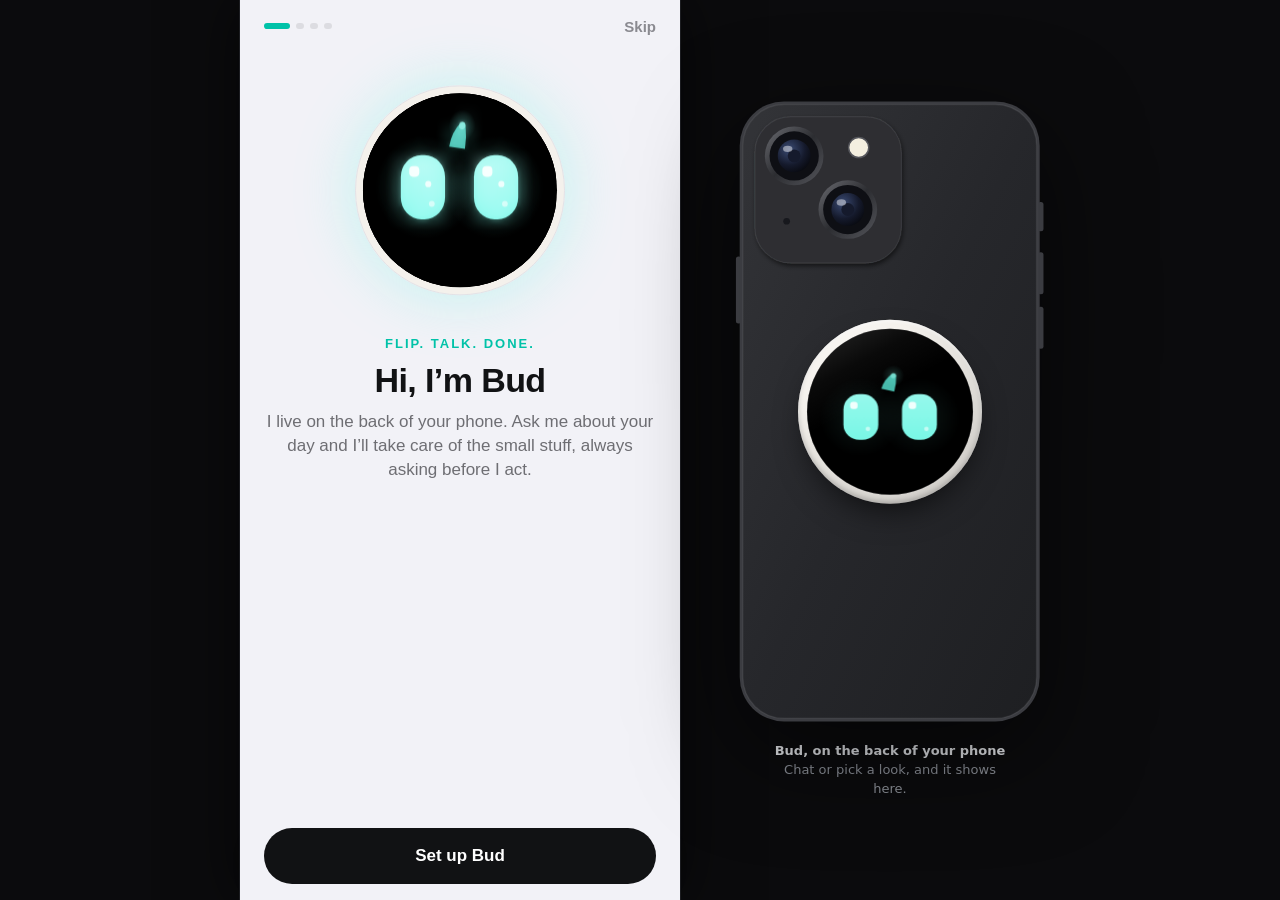
<file: app/index.html>
<!doctype html>
<html lang="en">
  <head>
    <meta charset="utf-8" />
    <meta httpEquiv="X-UA-Compatible" content="IE=edge" />
    <meta name="viewport" content="width=device-width, initial-scale=1, shrink-to-fit=no" />
    <title>Bud</title>
    <!-- The `react-native-web` recommended style reset: https://necolas.github.io/react-native-web/docs/setup/#root-element -->
    <style id="expo-reset">
      /* These styles make the body full-height */
      html,
      body {
        height: 100%;
      }
      /* These styles disable body scrolling if you are using <ScrollView> */
      body {
        overflow: hidden;
      }
      /* These styles make the root element full-height */
      #root {
        display: flex;
        height: 100%;
        flex: 1;
      }
    </style>
  <link rel="icon" href="/app/favicon.ico"/><meta name="description" content="Bud, the tiny AI agent on the back of your phone: talk to it, dress it up, find pieces around the world."><meta name="theme-color" content="#000000"><style>@media (min-width: 560px) { html, body { background: #0b0b0d; } #root { max-width: 440px; margin: 0 auto; box-shadow: 0 0 0 1px #1c1d21, 0 0 60px rgba(0,0,0,0.6); } }</style><link rel="stylesheet" href="/app/rig.css"></head>

  <body>
    <!-- Use static rendering with Expo Router to support running without JavaScript. -->
    <noscript> You need to enable JavaScript to run this app. </noscript>
    <!-- The root element for your Expo app. -->
    <div id="root"></div>
  <script src="/app/_expo/static/js/web/__expo-metro-runtime-8c088df87a31e4e6accd81c554ec290d.js" defer></script><script src="/app/_expo/static/js/web/__common-f950464133b0614bfdaf48464f9b4feb.js" defer></script><script src="/app/_expo/static/js/web/entry-85aec95d4b01ee8f2fce3886dbaf79e9.js" defer></script>
<aside id="bud-rig" aria-label="Bud on the back of a phone"><div class="rig-phone"><div class="rig-art" aria-hidden="true"></div><button class="rig-bud" type="button" aria-label="Bud. Tap to say hi"><span class="rig-glass"><span class="rig-screen"></span></span></button></div><p class="rig-say"><b>Bud, on the back of your phone</b>Chat or pick a look, and it shows here.</p></aside><script>window.BUD_LIB = ["/lib/core.js","/lib/themes.js","/lib/states/_kit.js","/lib/states/charging.js","/lib/states/cold.js","/lib/states/confused.js","/lib/states/dizzy.js","/lib/states/done.js","/lib/states/hello.js","/lib/states/hot.js","/lib/states/idle.js","/lib/states/listening.js","/lib/states/love.js","/lib/states/lowbattery.js","/lib/states/needsyou.js","/lib/states/privacy.js","/lib/states/recording.js","/lib/states/sleeping.js","/lib/states/speaking.js","/lib/states/thinking.js","/lib/states/wave.js","/lib/states/working.js","/lib/pose.js","/lib/fidgets.js","/lib/transitions.js","/lib/face.js","/lib/fx.js","/lib/ambients/bats.js","/lib/ambients/confetti.js","/lib/ambients/fireflies.js","/lib/ambients/notes.js","/lib/ambients/petals.js","/lib/ambients/rain.js","/lib/ambients/snow.js","/lib/ambients/sparkles.js","/lib/ambients/stars.js","/lib/accessories/_kit.js","/lib/accessories/face/divingGoggles.js","/lib/accessories/face/operaGlasses.js","/lib/accessories/face/roundGlasses.js","/lib/accessories/face/santaBeard.js","/lib/accessories/face/snorkelMask.js","/lib/accessories/face/srVisor.js","/lib/accessories/face/starGlasses.js","/lib/accessories/face/sunglasses.js","/lib/accessories/head/ballCap.js","/lib/accessories/head/beanie.js","/lib/accessories/head/beret.js","/lib/accessories/head/blossom.js","/lib/accessories/head/boater.js","/lib/accessories/head/bucketHat.js","/lib/accessories/head/bunnyEars.js","/lib/accessories/head/busby.js","/lib/accessories/head/catEars.js","/lib/accessories/head/cowboyHat.js","/lib/accessories/head/crown.js","/lib/accessories/head/edelweiss.js","/lib/accessories/head/gat.js","/lib/accessories/head/headphones.js","/lib/accessories/head/laurelWreath.js","/lib/accessories/head/newsboyCap.js","/lib/accessories/head/partyHat.js","/lib/accessories/head/pirateHat.js","/lib/accessories/head/rangerHat.js","/lib/accessories/head/santaHat.js","/lib/accessories/head/strawHat.js","/lib/accessories/head/tricornHat.js","/lib/accessories/head/umbrella.js","/lib/accessories/head/witch.js","/lib/accessories/item/acorn.js","/lib/accessories/item/bagel.js","/lib/accessories/item/balloon.js","/lib/accessories/item/banhMi.js","/lib/accessories/item/beachBall.js","/lib/accessories/item/beignet.js","/lib/accessories/item/bibimbap.js","/lib/accessories/item/blueberries.js","/lib/accessories/item/brush.js","/lib/accessories/item/bubbleTea.js","/lib/accessories/item/buchae.js","/lib/accessories/item/bungeoppang.js","/lib/accessories/item/bus.js","/lib/accessories/item/cableCar.js","/lib/accessories/item/cactus.js","/lib/accessories/item/cannoli.js","/lib/accessories/item/canoe.js","/lib/accessories/item/chai.js","/lib/accessories/item/cherryBranch.js","/lib/accessories/item/chowder.js","/lib/accessories/item/churro.js","/lib/accessories/item/clownfish.js","/lib/accessories/item/coffee.js","/lib/accessories/item/cottonCandy.js","/lib/accessories/item/croissant.js","/lib/accessories/item/custardTart.js","/lib/accessories/item/dango.js","/lib/accessories/item/deepDish.js","/lib/accessories/item/deer.js","/lib/accessories/item/dimSum.js","/lib/accessories/item/dolphin.js","/lib/accessories/item/duckling.js","/lib/accessories/item/eomuk.js","/lib/accessories/item/flamingo.js","/lib/accessories/item/gelato.js","/lib/accessories/item/giraffe.js","/lib/accessories/item/globes.js","/lib/accessories/item/goldenGate.js","/lib/accessories/item/guitar.js","/lib/accessories/item/gyeongjuBread.js","/lib/accessories/item/hallabong.js","/lib/accessories/item/hareubang.js","/lib/accessories/item/kimbap.js","/lib/accessories/item/koala.js","/lib/accessories/item/lantern.js","/lib/accessories/item/libertyBell.js","/lib/accessories/item/library.js","/lib/accessories/item/lighthouse.js","/lib/accessories/item/llama.js","/lib/accessories/item/lotus.js","/lib/accessories/item/loveLock.js","/lib/accessories/item/manatee.js","/lib/accessories/item/mapleSyrup.js","/lib/accessories/item/matcha.js","/lib/accessories/item/mintTea.js","/lib/accessories/item/mosaicLizard.js","/lib/accessories/item/onigiri.js","/lib/accessories/item/orchid.js","/lib/accessories/item/panda.js","/lib/accessories/item/paperBoat.js","/lib/accessories/item/penguin.js","/lib/accessories/item/pennants.js","/lib/accessories/item/pouch.js","/lib/accessories/item/present.js","/lib/accessories/item/pretzel.js","/lib/accessories/item/protea.js","/lib/accessories/item/puffin.js","/lib/accessories/item/pumpkin.js","/lib/accessories/item/ramyeon.js","/lib/accessories/item/rocket.js","/lib/accessories/item/sailboat.js","/lib/accessories/item/seaTurtle.js","/lib/accessories/item/showTicket.js","/lib/accessories/item/slideRule.js","/lib/accessories/item/spyglass.js","/lib/accessories/item/surfboard.js","/lib/accessories/item/swan.js","/lib/accessories/item/swimRing.js","/lib/accessories/item/taco.js","/lib/accessories/item/takoyaki.js","/lib/accessories/item/teacup.js","/lib/accessories/item/telescope.js","/lib/accessories/item/torch.js","/lib/accessories/item/tteokbokki.js","/lib/accessories/item/tulip.js","/lib/accessories/item/waffle.js","/lib/accessories/neck/bestBuds.js","/lib/accessories/neck/bowtie.js","/lib/accessories/neck/crimsonScarf.js","/lib/accessories/neck/lei.js","/lib/accessories/neck/norigae.js","/lib/accessories/neck/saekdong.js","/lib/accessories/neck/scarf.js","/lib/accessories/neck/schoolScarves.js","/lib/accessories/neck/tartanScarf.js","/lib/looks.js","/lib/characters/eyes.js","/lib/characters/skins.js","/lib/screen.js","/lib/phones.js"];</script><script src="/app/rig.js"></script></body>
</html>
</file>
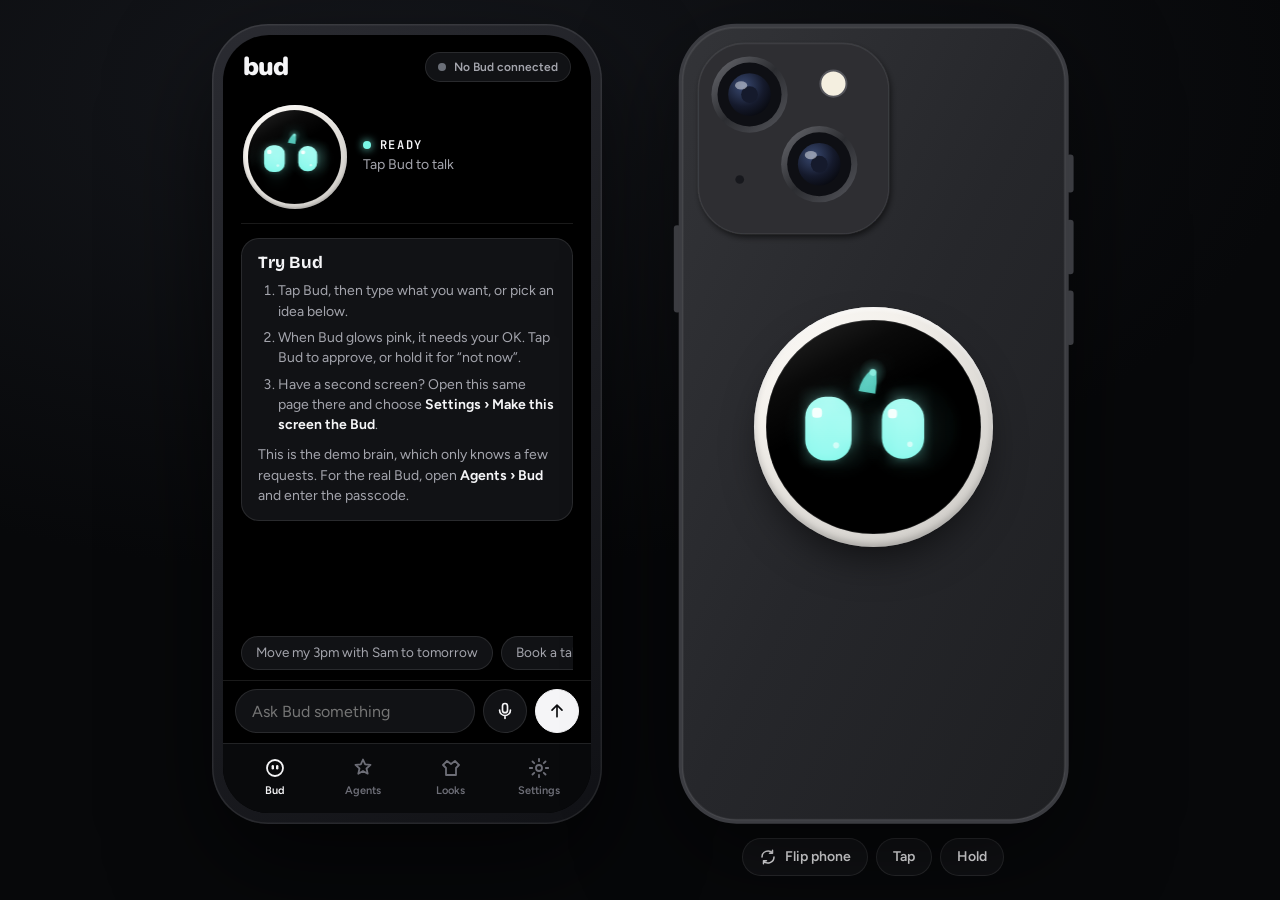
<file: classic/index.html>
<!doctype html>
<html lang="en">
<head>
<meta charset="utf-8">
<meta name="viewport" content="width=device-width, initial-scale=1, viewport-fit=cover">
<title>Bud</title>
<meta name="description" content="The Bud companion app prototype, with a Bud emulator.">
<meta name="theme-color" content="#000000">
<meta name="apple-mobile-web-app-capable" content="yes">
<meta name="mobile-web-app-capable" content="yes">
<meta name="apple-mobile-web-app-status-bar-style" content="black-translucent">
<meta name="apple-mobile-web-app-title" content="Bud">
<link rel="manifest" href="manifest.webmanifest">
<link rel="icon" href="icon.svg" type="image/svg+xml">
<link rel="apple-touch-icon" href="icon-180.png">
<link rel="preconnect" href="https://fonts.googleapis.com">
<link rel="preconnect" href="https://fonts.gstatic.com" crossorigin>
<link rel="stylesheet" href="https://fonts.googleapis.com/css2?family=Bricolage+Grotesque:opsz,wght@12..96,500..800&family=Figtree:wght@400..700&family=JetBrains+Mono:wght@500;600&family=Nunito:wght@800;900&display=swap">
<link rel="stylesheet" href="app.css">
</head>
<body>
<div class="studio" id="studio">
  <!-- ======================================================= the app -->
  <section class="phone" id="phone" aria-label="Bud app">
    <div class="app">
      <header class="bar">
        <span class="wordmark">bud</span>
        <button class="device-chip" id="deviceChip" type="button" data-go="settings"><span class="led"></span><span id="deviceText">No Bud connected</span></button>
      </header>

      <main class="pages">
        <!-- home -->
        <section class="page" id="page-home" aria-label="Home">
          <div class="home-top">
            <button class="bud bud-app" id="appBud" type="button" aria-label="Tap Bud to talk"><span class="bud-glass"><span class="bud-screen"></span></span></button>
            <div class="home-status">
              <p class="status" id="status"><span class="led"></span><span id="statusText">Ready</span></p>
              <p class="status-sub" id="statusSub">Tap Bud to talk</p>
            </div>
          </div>
          <div class="try" id="tryCard">
            <p class="try-t">Try Bud</p>
            <ol>
              <li>Tap Bud, then type what you want, or pick an idea below.</li>
              <li>When Bud glows pink, it needs your OK. Tap Bud to approve, or hold it for “not now”.</li>
              <li>Have a second screen? Open this same page there and choose <b>Settings › Make this screen the Bud</b>.</li>
            </ol>
            <p class="try-demo" id="tryDemo" hidden>This is the demo brain, which only knows a few requests. For the real Bud, open <b>Agents › Bud</b> and enter the passcode.</p>
          </div>
          <div class="feed" id="feed" aria-live="polite"></div>
          <div class="suggest" id="suggest" aria-label="Try saying"></div>
        </section>

        <!-- agents -->
        <section class="page" id="page-agents" aria-label="Agents" hidden>
          <h2>Bud’s brain</h2>
          <p class="hint">Bud works with the model you pick. Same tools, same approvals, any brain.</p>
          <div class="prov-list" id="provList" role="radiogroup" aria-label="Model"></div>
          <div class="prov-config" id="provConfig">
            <div class="field">
              <label for="provKey" id="provKeyLabel">API key</label>
              <input id="provKey" type="password" autocomplete="off" spellcheck="false" placeholder="Paste your key">
            </div>
            <div class="field">
              <label for="provModel">Model</label>
              <input id="provModel" type="text" autocomplete="off" spellcheck="false">
            </div>
            <p class="hint small" id="provNote">Your key stays in this browser and goes only to that provider. For a real launch, keys live on Bud’s server, not in the app.</p>
          </div>
          <h2>Your agents</h2>
          <p class="hint">Use ChatGPT, Claude or another agent? Connect it to Bud: it shows its work on Bud’s face and waits for your tap before it acts.</p>
          <div class="group">
            <label class="row"><span>Bud Connect</span><input type="checkbox" id="connectOn" role="switch"></label>
          </div>
          <div class="prov-config" id="connectConfig" hidden>
            <div class="field">
              <label for="connectServer">Server</label>
              <input id="connectServer" type="url" inputmode="url" autocomplete="off" spellcheck="false" placeholder="https://bud-connect.example.workers.dev">
            </div>
            <div class="field">
              <label for="connectUrl">Your connector link <span class="connect-id" id="connectId"></span></label>
              <input id="connectUrl" type="text" readonly spellcheck="false" placeholder="Appears once the server is set">
            </div>
            <div class="connect-actions">
              <button type="button" id="connectCopy">Copy link</button>
              <button type="button" id="connectNew">New link</button>
            </div>
            <button type="button" class="connect-move" id="connectMove">Use on another device</button>
            <p class="hint small">Add the link to your agent as a custom MCP connector, with no sign-in. Anyone with the link can show things on Bud and ask you questions, but only you can answer them. A new link turns the old one off.</p>
            <p class="hint small">The link belongs to this browser. To answer on your phone with the same link, use “Use on another device” and open what it copies there. Keep that one private: it can answer for you.</p>
          </div>
          <p class="hint small" id="connectStatus">Off.</p>
          <div class="agent-cards">
            <article class="agent-card">
              <div class="ac-head"><b>Claude</b><span class="badge">Beta</span></div>
              <p>Add your connector link as a custom connector in Claude. Claude then shows its progress on Bud and asks before it acts.</p>
            </article>
            <article class="agent-card">
              <div class="ac-head"><b>ChatGPT and Dots</b><span class="badge">To test</span></div>
              <p>Add the link as a custom connector in ChatGPT developer mode. Whether a Dot can use custom connectors is the next thing to test.</p>
            </article>
            <article class="agent-card">
              <div class="ac-head"><b>Meta Muse</b><span class="badge">Planned</span></div>
              <p>Muse takes connectors from outside developers through a review. Bud’s connector is the same link once Meta lets us in.</p>
            </article>
          </div>
        </section>

        <!-- looks -->
        <section class="page" id="page-looks" aria-label="Looks" hidden>
          <h2>Looks</h2>
          <p class="hint">Dress Bud up. It changes on your Bud right away.</p>
          <div class="look-grid" id="lookGrid"></div>
          <h2>Shell</h2>
          <div class="swatches" id="shellList"></div>
          <p class="hint small">Looks and shell colors are concepts. Which ones come with Bud is TBD.</p>
        </section>

        <!-- settings -->
        <section class="page" id="page-settings" aria-label="Settings" hidden>
          <h2>Device</h2>
          <div class="group">
            <div class="row"><span>Connected Bud</span><b id="setDevice">Virtual Bud</b></div>
            <button class="row link" id="useAsBud" type="button"><span>Make this screen the Bud</span><span class="chev">›</span></button>
            <a class="row link" id="emuLink" href="#device" target="_blank" rel="noopener"><span>Open a Bud emulator in a new tab</span><span class="chev">›</span></a>
            <button class="row link" id="pairBtn" type="button"><span>Connect Bud v1 over Bluetooth</span><span class="chev">›</span></button>
            <button class="row link" id="reconnectBudBtn" type="button"><span>Reconnect saved Bud</span><span class="chev">›</span></button>
            <button class="row link" id="disconnectBudBtn" type="button"><span>Disconnect Bud</span><span class="chev">›</span></button>
            <button class="row link" id="firmwareSimBtn" type="button"><span>Connect firmware simulator</span><span class="chev">›</span></button>
          </div>
          <p class="hint small" id="pairNote">Bud voice input needs a transcription service. You can use typed requests now. After you choose a Bud, this page retries its saved connection while visible and online. Disconnect Bud turns that off.</p>
          <h2>Bud’s voice</h2>
          <div class="group">
            <label class="row"><span>Speak replies out loud</span><input type="checkbox" id="setSpeak" role="switch"></label>
            <label class="row"><span>Speak from Bud’s speaker</span><input type="checkbox" id="setBudSpeaker" role="switch"></label>
            <div class="row"><span>Style</span><span class="seg" id="setStyle" role="radiogroup" aria-label="Voice style"></span></div>
            <label class="row"><span>Voice</span><select id="setVoice"></select></label>
            <label class="row" id="engineRow"><span>Natural voice (OpenAI)</span><input type="checkbox" id="setEngine" role="switch"></label>
            <button class="row link" id="voiceTest" type="button"><span>Hear Bud</span><span class="chev">›</span></button>
            <label class="row"><span>Bud sounds</span><input type="checkbox" id="setSounds" role="switch"></label>
          </div>
          <p class="hint small" id="voiceOutNote"></p>
          <h2>Listening</h2>
          <div class="group">
            <label class="row"><span>Mic</span><input type="checkbox" id="setMic" role="switch"></label>
            <label class="row" id="wakeRow"><span>Listen for “Hey Bud”</span><input type="checkbox" id="setWake" role="switch"></label>
            <label class="row" id="roomRow"><span>Remember what’s said nearby</span><input type="checkbox" id="setRoom" role="switch"></label>
          </div>
          <p class="hint small" id="voiceInNote"></p>
          <h2>Screen</h2>
          <div class="group">
            <label class="row"><span>Flip to wake</span><input type="checkbox" id="setFlip" role="switch"></label>
            <label class="row"><span>Screen rests after</span><select id="setTimeout"><option value="5">5 seconds</option><option value="8">8 seconds</option><option value="15">15 seconds</option><option value="30">30 seconds</option></select></label>
          </div>
          <h2>Demo data</h2>
          <div class="group">
            <button class="row link" id="resetBtn" type="button"><span>Reset calendar, lists and chat</span><span class="chev">›</span></button>
          </div>
          <p class="hint small">Bud prototype. The calendar, contacts and messages here are demo data stored in this browser.</p>
        </section>
      </main>

      <form class="composer" id="composer" autocomplete="off">
        <label class="sr" for="say">Ask Bud</label>
        <input id="say" type="text" placeholder="Ask Bud something" enterkeyhint="send">
        <button class="mic" id="micBtn" type="button" aria-label="Talk"><svg viewBox="0 0 24 24" aria-hidden="true"><rect x="9" y="3" width="6" height="11" rx="3"/><path d="M5.5 11a6.5 6.5 0 0 0 13 0M12 17.5V21"/></svg></button>
        <button class="send" id="sendBtn" type="submit" aria-label="Send"><svg viewBox="0 0 24 24" aria-hidden="true"><path d="M12 19V5M6 11l6-6 6 6"/></svg></button>
      </form>

      <nav class="tabbar" aria-label="Sections">
        <button type="button" data-go="home" aria-current="page"><svg viewBox="0 0 24 24" aria-hidden="true"><circle cx="12" cy="12" r="8"/><rect x="8.6" y="9" width="2.4" height="4.4" rx="1.2" fill="currentColor" stroke="none"/><rect x="13" y="9" width="2.4" height="4.4" rx="1.2" fill="currentColor" stroke="none"/></svg><span>Bud</span></button>
        <button type="button" data-go="agents"><svg viewBox="0 0 24 24" aria-hidden="true"><path d="M12 3.5l2.2 4.9 5.3.5-4 3.6 1.2 5.2L12 15l-4.7 2.7 1.2-5.2-4-3.6 5.3-.5z"/></svg><span>Agents</span></button>
        <button type="button" data-go="looks"><svg viewBox="0 0 24 24" aria-hidden="true"><path d="M8 5l4 3 4-3 4 4-3 3v7H7v-7L4 9z"/></svg><span>Looks</span></button>
        <button type="button" data-go="settings"><svg viewBox="0 0 24 24" aria-hidden="true"><circle cx="12" cy="12" r="3"/><path d="M12 2.8v2.4M12 18.8v2.4M2.8 12h2.4M18.8 12h2.4M5.5 5.5l1.7 1.7M16.8 16.8l1.7 1.7M5.5 18.5l1.7-1.7M16.8 7.2l1.7-1.7"/></svg><span>Settings</span></button>
      </nav>
    </div>
  </section>

  <!-- ============================================ the Bud emulator -->
  <section class="rig" id="rig" aria-label="Bud emulator">
    <div class="rig-head">
      <p class="rig-title">Bud emulator</p>
      <p class="rig-sub" id="rigSub">What the device on the back of your phone shows</p>
    </div>
    <div class="rig-stage" id="rigStage">
      <div class="rig-phone" id="rigPhone">
        <div class="rig-art" id="rigArt" aria-hidden="true"></div>
        <button class="bud bud-rig" id="rigBud" type="button" aria-label="Bud. Click to tap, press and hold to switch the mic"><span class="bud-glass"><span class="bud-screen"></span></span></button>
      </div>
    </div>
    <div class="rig-controls">
      <button class="pill" id="rigFlip" type="button" title="Flip the phone (F)"><svg viewBox="0 0 24 24" aria-hidden="true"><path d="M4 12a8 8 0 0 1 14-5.3M20 12a8 8 0 0 1-14 5.3M18 3v4h-4M6 21v-4h4"/></svg>Flip phone</button>
      <button class="pill" id="rigTap" type="button" title="Tap Bud (Space)">Tap</button>
      <button class="pill" id="rigHold" type="button" title="Press and hold Bud: mic on or off (H)">Hold</button>
      <button class="pill" id="backToApp" type="button" hidden>Back to the app</button>
    </div>
    <p class="rig-hint">Click Bud to tap it, press and hold for the mic. Keys: <kbd>Space</kbd> tap, <kbd>F</kbd> flip, <kbd>H</kbd> hold.</p>
    <p class="rig-link" id="rigLink"></p>
  </section>
</div>

<div class="toast" id="toast" role="status" aria-live="polite"></div>

<!-- lib/files.json: face, phones (tools/lib-files.mjs writes these tags) -->
<script src="../lib/bundle-ef9ace850d.js"></script>
<!-- end of lib/files.json -->
<script src="link.js"></script>
<script src="voice.js"></script>
<script src="agent.js"></script>
<script src="connect.js"></script>
<script src="app.js"></script>
</body>
</html>
</file>
<file: app/rig.css>
/* meetbud.app/app on a wide screen: Bud on the back of a phone beside the app (rig.js). Until rig.js
   has drawn it (body.rig-on), the app stays a centered column and the rig stays hidden. */
#bud-rig { display: none; }
@media (min-width: 960px) {
  body.rig-on #root { margin: 0 0 0 calc(50% - 400px) !important; }
  body.rig-on #bud-rig {
    display: grid; position: fixed; left: calc(50% + 100px); top: 50%; transform: translateY(-50%);
    justify-items: center; gap: 20px; font: 500 13px/1.45 -apple-system, "SF Pro Text", system-ui, sans-serif;
  }
}
#bud-rig .rig-phone { position: relative; width: 300px; height: min(620px, 78vh); }
#bud-rig .rig-art { position: absolute; inset: 0; filter: drop-shadow(0 30px 50px rgba(0, 0, 0, 0.55)); }
#bud-rig .rig-art svg { position: absolute; display: block; }
#bud-rig .rig-bud {
  --d: 184px;
  --shell: #f4f1ec;
  position: absolute; left: var(--bx, 50%); top: var(--by, 50%); width: var(--d); height: var(--d);
  margin: calc(var(--d) / -2) 0 0 calc(var(--d) / -2); border-radius: 50%; border: 0; padding: 0; cursor: pointer;
  background: radial-gradient(circle at 30% 24%, color-mix(in srgb, var(--shell) 55%, #fff) 0%, var(--shell) 34%, color-mix(in srgb, var(--shell) 80%, #000) 100%);
  box-shadow: 0 calc(var(--d) * 0.08) calc(var(--d) * 0.18) calc(var(--d) * -0.06) rgba(0, 0, 0, 0.7),
    inset 0 calc(var(--d) * -0.014) calc(var(--d) * 0.028) rgba(0, 0, 0, 0.2), inset 0 calc(var(--d) * 0.01) calc(var(--d) * 0.016) rgba(255, 255, 255, 0.75);
  transition: transform 0.25s cubic-bezier(0.2, 0.8, 0.2, 1), background 0.4s;
  -webkit-tap-highlight-color: transparent;
}
#bud-rig .rig-bud:active { transform: scale(0.97); }
#bud-rig .rig-glass { position: absolute; inset: 5.2%; border-radius: 50%; overflow: hidden; background: #000; box-shadow: inset 0 0 0 calc(var(--d) * 0.003) rgba(255, 255, 255, 0.14); }
#bud-rig .rig-glass::after { content: ""; position: absolute; inset: 0; border-radius: 50%; pointer-events: none; background: linear-gradient(152deg, rgba(255, 255, 255, 0.16) 0%, rgba(255, 255, 255, 0.04) 24%, transparent 42%); }
#bud-rig .rig-screen { position: absolute; inset: 2.6%; border-radius: 50%; overflow: hidden; }
#bud-rig .rig-say { margin: 0; text-align: center; color: #8b8f97; max-width: 30ch; }
#bud-rig .rig-say b { display: block; color: #e4e6ea; font-weight: 600; }
</file>
<file: classic/app.css>
/* Bud companion app prototype.
 * Layout: on a computer, the app sits in a phone frame beside a Bud emulator; on a phone,
 * the app fills the screen; with #device the page becomes the Bud emulator alone.
 */
:root {
  --oled: #000000;
  --bg: #07080a;
  --card: #111215;
  --card-2: #1a1b20;
  --line: rgba(255, 255, 255, 0.1);
  --ink: #f5f5f7;
  --ink-2: #a4a5ad;
  --ink-3: #6d6e77;
  --teal: #79f7e6;
  --teal-ink: #0b8a7c;
  --listen: #4aa8ff;
  --think: #ff9a2e;
  --work: #ffb547;
  --needs: #ff5fb0;
  --done: #ffd84d;
  --mic: #9aa3b5;
  --display: "Bricolage Grotesque", -apple-system, BlinkMacSystemFont, system-ui, sans-serif;
  --text: "Figtree", -apple-system, BlinkMacSystemFont, system-ui, sans-serif;
  --mono: "JetBrains Mono", ui-monospace, Menlo, monospace;
  --word: "Nunito", "Arial Rounded MT Bold", ui-rounded, system-ui, sans-serif;
  --ease: cubic-bezier(0.2, 0.7, 0.2, 1);
  color-scheme: dark;
}
* { box-sizing: border-box; }
html, body { height: 100%; }
body { margin: 0; background: radial-gradient(120% 90% at 30% 10%, #15171c, var(--bg) 60%); color: var(--ink); font: 400 15px/1.45 var(--text); -webkit-font-smoothing: antialiased; overflow: hidden; }
button, input, select { font: inherit; color: inherit; }
[hidden] { display: none !important; }
.sr { position: absolute !important; width: 1px; height: 1px; overflow: hidden; clip: rect(0 0 0 0); white-space: nowrap; }
:focus-visible { outline: 2px solid var(--teal); outline-offset: 2px; border-radius: 8px; }
svg { display: block; }

/* ------------------------------------------------------------ layout */
/* The app (the phone's screen) and the emulator (the same phone from the back) are one size,
   with room under the back for the emulator's buttons. */
.studio {
  --ph: min(844px, calc(100vh - 48px - 52px));
  --ph: min(844px, calc(100dvh - 48px - 52px));
  height: 100%; display: flex; flex-wrap: wrap; align-items: flex-start; align-content: center; justify-content: center;
  gap: 0 clamp(32px, 6vw, 96px); padding: 24px;
}
.phone { flex: none; width: 390px; height: var(--ph); padding: 11px; border-radius: 56px; background: linear-gradient(145deg, #2a2b31, #111216); box-shadow: 0 40px 100px rgba(0, 0, 0, 0.6), inset 0 0 0 1.5px rgba(255, 255, 255, 0.08); }
.app { position: relative; height: 100%; display: flex; flex-direction: column; border-radius: 46px; overflow: hidden; background: var(--oled); }
.rig { flex: none; display: grid; justify-items: center; gap: 14px; }

@media (max-width: 979px) {
  body { background: var(--oled); }
  .studio { padding: 0; display: block; }
  .phone { width: 100%; height: 100%; padding: 0; border-radius: 0; background: none; box-shadow: none; }
  .app { border-radius: 0; padding-top: env(safe-area-inset-top, 0px); padding-bottom: env(safe-area-inset-bottom, 0px); }
  .rig { display: none; }
}
/* the page as the Bud device itself: no phone drawn around it, Bud fills the screen */
.studio.device-mode { display: grid; place-items: center; padding: 24px; }
.studio.device-mode .phone { display: none; }
.studio.device-mode .rig { display: grid; width: min(560px, 100%); gap: 18px; }
.studio.device-mode .rig-phone { width: auto; height: auto; display: grid; place-items: center; padding: 12px 0 20px; }
.studio.device-mode .rig-art { display: none; }
.studio.device-mode .rig-phone .bud-rig { position: relative; left: auto; top: auto; margin: 0; --d: min(78vw, 60vh, 420px); }
.studio:not(.device-mode) .rig-head,
.studio:not(.device-mode) .rig-hint,
.studio:not(.device-mode) .rig-link { display: none; }

/* -------------------------------------------------------------- bar */
.bar { flex: none; height: 58px; display: flex; align-items: center; justify-content: space-between; padding: 6px 20px 0; }
.wordmark { font: 900 26px/1 var(--word); letter-spacing: -0.04em; }
.device-chip { display: inline-flex; align-items: center; gap: 8px; height: 30px; padding: 0 12px; border-radius: 999px; border: 1px solid var(--line); background: var(--card); font: 600 12px/1 var(--text); color: var(--ink-2); cursor: pointer; }
.led { width: 8px; height: 8px; border-radius: 50%; background: var(--c, var(--teal)); box-shadow: 0 0 8px var(--c, var(--teal)); flex: none; }

/* ------------------------------------------------------------- pages */
.pages { flex: 1; min-height: 0; overflow: hidden; position: relative; }
.page { position: absolute; inset: 0; overflow-y: auto; padding: 4px 18px 18px; -webkit-overflow-scrolling: touch; }
.page h2 { margin: 22px 2px 8px; font: 700 22px/1.15 var(--display); letter-spacing: -0.02em; }
.page h2:first-child { margin-top: 8px; }
.hint { margin: 0 2px 12px; color: var(--ink-2); font-size: 14px; }
.hint.small { font-size: 12.5px; color: var(--ink-3); margin-top: 10px; }

/* home */
#page-home { display: flex; flex-direction: column; padding-bottom: 8px; }
.home-top { position: sticky; top: -4px; z-index: 2; display: flex; align-items: center; gap: 16px; padding: 8px 2px 14px; border-bottom: 1px solid var(--line); background: var(--oled); }
.home-status { display: grid; gap: 4px; min-width: 0; }
.status { display: inline-flex; align-items: center; gap: 9px; margin: 0; font: 600 12px/1 var(--mono); letter-spacing: 0.14em; text-transform: uppercase; color: var(--ink); }
.status-sub { margin: 0; color: var(--ink-2); font-size: 14px; overflow: hidden; text-overflow: ellipsis; white-space: nowrap; }
.feed { flex: 1; display: flex; flex-direction: column; gap: 10px; padding: 14px 0 10px; }
.try { margin: 14px 0 4px; padding: 14px 16px; border-radius: 18px; background: var(--card); border: 1px solid var(--line); }
.try-t { margin: 0 0 8px; font: 700 17px/1.2 var(--display); }
.try ol { margin: 0; padding-left: 20px; display: grid; gap: 6px; color: var(--ink-2); font-size: 14px; }
.try b { color: var(--ink); font-weight: 650; }
.msg { max-width: 84%; padding: 10px 14px; border-radius: 20px; font-size: 15.5px; line-height: 1.35; animation: pop 0.28s var(--ease); }
.msg.from-you { align-self: flex-end; background: var(--ink); color: #0b0c0e; border-bottom-right-radius: 6px; }
.msg.from-bud { align-self: flex-start; background: var(--card-2); border: 1px solid var(--line); border-bottom-left-radius: 6px; }
.msg.err { border-color: rgba(255, 95, 176, 0.4); }
.act { align-self: flex-start; display: inline-flex; align-items: center; gap: 8px; font: 600 11px/1.2 var(--mono); letter-spacing: 0.12em; text-transform: uppercase; color: var(--ink-2); animation: pop 0.28s var(--ease); }
.ask { align-self: stretch; display: grid; gap: 10px; padding: 14px; border-radius: 20px; background: var(--card); border: 1px solid rgba(255, 95, 176, 0.35); box-shadow: 0 0 0 4px rgba(255, 95, 176, 0.06); animation: pop 0.28s var(--ease); }
.ask p { margin: 0; }
.ask .ask-t { display: flex; align-items: center; gap: 8px; font: 650 16px/1.2 var(--display); }
.ask .ask-d { color: var(--ink-2); font-size: 14.5px; }
.ask .ask-b { display: flex; gap: 8px; }
.ask button { flex: 1; height: 40px; border-radius: 12px; border: 1px solid var(--line); background: var(--card-2); cursor: pointer; font-weight: 650; }
.ask button.yes { background: var(--ink); color: #0b0c0e; border-color: var(--ink); }
.ask.done { opacity: 0.55; box-shadow: none; border-color: var(--line); }
.ask.done button { display: none; }
.ask .ask-r { font: 600 11px/1 var(--mono); letter-spacing: 0.12em; text-transform: uppercase; color: var(--ink-3); }
@keyframes pop { from { opacity: 0; transform: translateY(6px); } to { opacity: 1; transform: none; } }
.suggest { flex: none; display: flex; gap: 8px; overflow-x: auto; padding: 4px 0 2px; scrollbar-width: none; }
.suggest::-webkit-scrollbar { display: none; }
.suggest button { flex: none; height: 34px; padding: 0 14px; border-radius: 999px; border: 1px solid var(--line); background: var(--card); color: var(--ink-2); font-size: 13.5px; cursor: pointer; white-space: nowrap; }
.suggest button:hover { color: var(--ink); }

/* composer */
.composer { flex: none; display: flex; align-items: center; gap: 8px; padding: 8px 12px 10px; border-top: 1px solid var(--line); background: var(--oled); }
.composer input { flex: 1; min-width: 0; height: 44px; padding: 0 16px; border-radius: 22px; border: 1px solid var(--line); background: var(--card); font-size: 16px; }
.composer input:focus { outline: none; border-color: rgba(121, 247, 230, 0.6); }
.composer button { flex: none; width: 44px; height: 44px; border-radius: 50%; border: 1px solid var(--line); background: var(--card); display: grid; place-items: center; cursor: pointer; }
.composer button svg { width: 20px; height: 20px; fill: none; stroke: currentColor; stroke-width: 2; stroke-linecap: round; stroke-linejoin: round; }
.composer .send { background: var(--ink); color: #0b0c0e; border-color: var(--ink); }
.composer .mic.on { background: var(--listen); border-color: var(--listen); color: #04121f; }
.app.not-home .composer { display: none; }

/* tab bar */
.tabbar { flex: none; display: grid; grid-template-columns: repeat(4, 1fr); padding: 6px 8px 8px; border-top: 1px solid var(--line); background: rgba(10, 11, 13, 0.96); }
.tabbar button { display: grid; justify-items: center; gap: 3px; padding: 6px 0; border: 0; background: none; color: var(--ink-3); font-size: 11px; font-weight: 600; cursor: pointer; }
.tabbar button svg { width: 24px; height: 24px; fill: none; stroke: currentColor; stroke-width: 1.8; stroke-linecap: round; stroke-linejoin: round; }
.tabbar button[aria-current="page"] { color: var(--ink); }

/* agents */
.prov-list { display: grid; gap: 8px; }
.prov { display: grid; grid-template-columns: auto 1fr; gap: 2px 12px; align-items: center; padding: 12px 14px; border-radius: 16px; border: 1px solid var(--line); background: var(--card); cursor: pointer; text-align: left; }
.prov input { grid-row: span 2; accent-color: var(--teal); width: 18px; height: 18px; }
.prov b { font-weight: 650; }
.prov small { color: var(--ink-3); font-size: 12.5px; }
.prov.on { border-color: rgba(121, 247, 230, 0.55); }
.prov.off { opacity: 0.45; cursor: not-allowed; }
.prov-config { margin-top: 12px; padding: 14px; border-radius: 16px; background: var(--card); border: 1px solid var(--line); display: grid; gap: 10px; }
.field { display: grid; gap: 6px; }
.field label { font: 600 11px/1 var(--mono); letter-spacing: 0.12em; text-transform: uppercase; color: var(--ink-3); }
.field input { height: 42px; padding: 0 12px; border-radius: 12px; border: 1px solid var(--line); background: var(--oled); }
.agent-cards { display: grid; gap: 8px; }
.agent-card { padding: 14px; border-radius: 16px; background: var(--card); border: 1px solid var(--line); }
.agent-card p { margin: 6px 0 0; color: var(--ink-2); font-size: 13.5px; }
.ac-head { display: flex; align-items: center; justify-content: space-between; gap: 8px; }
.connect-actions { display: flex; gap: 8px; }
.connect-actions button, .connect-move { flex: 1; height: 40px; border-radius: 12px; border: 1px solid var(--line); background: var(--card-2); color: var(--ink); cursor: pointer; font-weight: 650; }
.connect-move { width: 100%; margin-top: 8px; }
#connectUrl { font: 500 12.5px/1 var(--mono); }
.connect-id { float: right; font: 500 11px/1 var(--mono); letter-spacing: 0.04em; text-transform: none; color: var(--ink-3); }
#connectConfig + #connectStatus, .group + #connectStatus { margin-bottom: 14px; }
.badge { font: 600 10.5px/1 var(--mono); letter-spacing: 0.12em; text-transform: uppercase; color: var(--ink-3); border: 1px solid var(--line); border-radius: 999px; padding: 5px 8px; }

/* looks */
.look-grid { display: grid; grid-template-columns: repeat(2, minmax(0, 1fr)); gap: 10px; }
.look { display: grid; justify-items: center; gap: 8px; padding: 14px 8px 12px; border-radius: 18px; border: 1px solid var(--line); background: var(--card); cursor: pointer; }
.look[aria-pressed="true"] { border-color: rgba(121, 247, 230, 0.6); box-shadow: inset 0 0 0 1px rgba(121, 247, 230, 0.6); }
.look .bud { --d: 92px; }
.look span { font-size: 13.5px; font-weight: 600; }
.swatches { display: flex; flex-wrap: wrap; gap: 10px; }
.swatch { width: 36px; height: 36px; border-radius: 50%; border: 0; background: var(--s); cursor: pointer; box-shadow: inset 0 0 0 1px rgba(0, 0, 0, 0.2); }
.swatch[aria-pressed="true"] { box-shadow: 0 0 0 2px var(--oled), 0 0 0 4px var(--ink); }

/* settings */
.group { border-radius: 16px; background: var(--card); border: 1px solid var(--line); overflow: hidden; }
.row { display: flex; align-items: center; justify-content: space-between; gap: 12px; min-height: 50px; padding: 0 14px; border: 0; border-bottom: 1px solid var(--line); background: none; width: 100%; text-align: left; color: var(--ink); text-decoration: none; cursor: default; }
.row:last-child { border-bottom: 0; }
.row.link { cursor: pointer; }
.row b { font-weight: 600; color: var(--ink-2); }
.row select { max-width: 55%; height: 32px; border-radius: 8px; border: 1px solid var(--line); background: var(--oled); padding: 0 8px; }
.row input[type="checkbox"] { appearance: none; width: 46px; height: 28px; border-radius: 999px; background: #3a3b42; position: relative; cursor: pointer; transition: background-color 0.2s; flex: none; }
.row input[type="checkbox"]::after { content: ""; position: absolute; left: 3px; top: 3px; width: 22px; height: 22px; border-radius: 50%; background: #fff; transition: transform 0.2s var(--ease); }
.row input[type="checkbox"]:checked { background: var(--teal-ink); }
.row input[type="checkbox"]:checked::after { transform: translateX(18px); }
.chev { color: var(--ink-3); font-size: 20px; }
.seg { display: inline-flex; padding: 3px; gap: 2px; border-radius: 10px; background: var(--oled); border: 1px solid var(--line); }
.seg button { height: 28px; padding: 0 11px; border: 0; border-radius: 7px; background: none; color: var(--ink-2); font-size: 13.5px; font-weight: 600; cursor: pointer; }
.seg button[aria-checked="true"] { background: var(--card-2); color: var(--ink); box-shadow: inset 0 0 0 1px var(--line); }
.row.off { opacity: 0.45; }
.row.off input { cursor: not-allowed; }

/* ------------------------------------------------------------ device */
.bud {
  --d: 300px;
  --shell: #f4f1ec;
  position: relative; display: block; flex: none; width: var(--d); aspect-ratio: 1; border-radius: 50%; border: 0; padding: 0; cursor: pointer;
  background: radial-gradient(circle at 30% 24%, color-mix(in srgb, var(--shell) 55%, #fff) 0%, var(--shell) 34%, color-mix(in srgb, var(--shell) 80%, #000) 100%);
  box-shadow: 0 calc(var(--d) * 0.08) calc(var(--d) * 0.18) calc(var(--d) * -0.06) rgba(0, 0, 0, 0.7), inset 0 calc(var(--d) * -0.014) calc(var(--d) * 0.028) rgba(0, 0, 0, 0.2), inset 0 calc(var(--d) * 0.01) calc(var(--d) * 0.016) rgba(255, 255, 255, 0.75);
  transition: transform 0.25s var(--ease), background 0.4s;
  -webkit-tap-highlight-color: transparent;
}
.bud:active { transform: scale(0.97); }
.bud-glass { position: absolute; inset: 5.2%; border-radius: 50%; overflow: hidden; background: #000; box-shadow: inset 0 0 0 calc(var(--d) * 0.003) rgba(255, 255, 255, 0.14); }
.bud-screen { position: absolute; inset: 2.6%; border-radius: 50%; overflow: hidden; }
.bud-glass::after { content: ""; position: absolute; inset: 0; border-radius: 50%; pointer-events: none; background: linear-gradient(152deg, rgba(255, 255, 255, 0.16) 0%, rgba(255, 255, 255, 0.04) 24%, transparent 42%); }
.bud-app { --d: 104px; }

.rig-head { text-align: center; }
.rig-title { margin: 0; font: 600 12px/1 var(--mono); letter-spacing: 0.14em; text-transform: uppercase; color: var(--ink-2); }
.rig-sub { margin: 8px 0 0; color: var(--ink-3); font-size: 13.5px; }
.rig-stage { position: relative; display: grid; place-items: center; width: 100%; }
/* drawn in millimeters by app.js: a 6.1-inch class phone, Bud 44 mm across, below the camera */
.rig-phone { position: relative; width: 390px; height: var(--ph); }
.rig-art { position: absolute; inset: 0; filter: drop-shadow(0 30px 50px rgba(0, 0, 0, 0.55)); }
.rig-art svg { position: absolute; display: block; }
.rig-phone .bud-rig { position: absolute; left: var(--bx, 50%); top: var(--by, 50%); --d: var(--bd, 240px); margin: calc(var(--bd, 240px) / -2) 0 0 calc(var(--bd, 240px) / -2); }
.rig.flipping .rig-phone { animation: flip 0.7s var(--ease); }
@keyframes flip { 0% { transform: perspective(900px) rotateY(0); } 45% { transform: perspective(900px) rotateY(90deg) scale(0.96); } 55% { transform: perspective(900px) rotateY(-90deg) scale(0.96); } 100% { transform: perspective(900px) rotateY(0); } }
.rig-controls { display: flex; gap: 8px; flex-wrap: wrap; justify-content: center; }
.pill { display: inline-flex; align-items: center; gap: 8px; height: 38px; padding: 0 16px; border-radius: 999px; border: 1px solid var(--line); background: var(--card); color: var(--ink); cursor: pointer; font-weight: 600; font-size: 14px; }
.pill svg { width: 18px; height: 18px; fill: none; stroke: currentColor; stroke-width: 2; stroke-linecap: round; stroke-linejoin: round; }
.rig-hint, .rig-link { margin: 0; text-align: center; color: var(--ink-3); font-size: 12.5px; max-width: 40ch; }
.rig-hint kbd { font: 600 11px/1 var(--mono); padding: 2px 5px; border-radius: 5px; border: 1px solid var(--line); color: var(--ink-2); }

/* toast */
.toast { position: fixed; left: 50%; bottom: calc(24px + env(safe-area-inset-bottom, 0px)); transform: translate(-50%, 20px); opacity: 0; padding: 10px 16px; border-radius: 14px; background: rgba(30, 31, 36, 0.95); border: 1px solid var(--line); font-size: 14px; transition: opacity 0.25s, transform 0.25s var(--ease); pointer-events: none; z-index: 9; max-width: calc(100vw - 32px); }
.toast.on { opacity: 1; transform: translate(-50%, 0); }
@media (prefers-reduced-motion: reduce) { *, *::before, *::after { animation-duration: 0.01ms !important; transition-duration: 0.01ms !important; } }

.try-demo { margin: 10px 0 0; color: var(--ink-2); font-size: 14px; }

/* the device chip's dot follows the real Bud's connection */
.device-chip[data-state='hearing'] .led, .device-chip[data-state='connected'] .led { --c: #4ade80; }
.device-chip[data-state='connecting'] .led { --c: #fbbf24; }
.device-chip[data-state='disconnected'] .led { --c: #f87171; }
.device-chip[data-state='disconnected'] { color: var(--ink); }
/* no real Bud: a plain grey dot, so it never looks connected */
.device-chip[data-state='virtual'] .led { --c: #6b6f78; box-shadow: none; }
</file>
